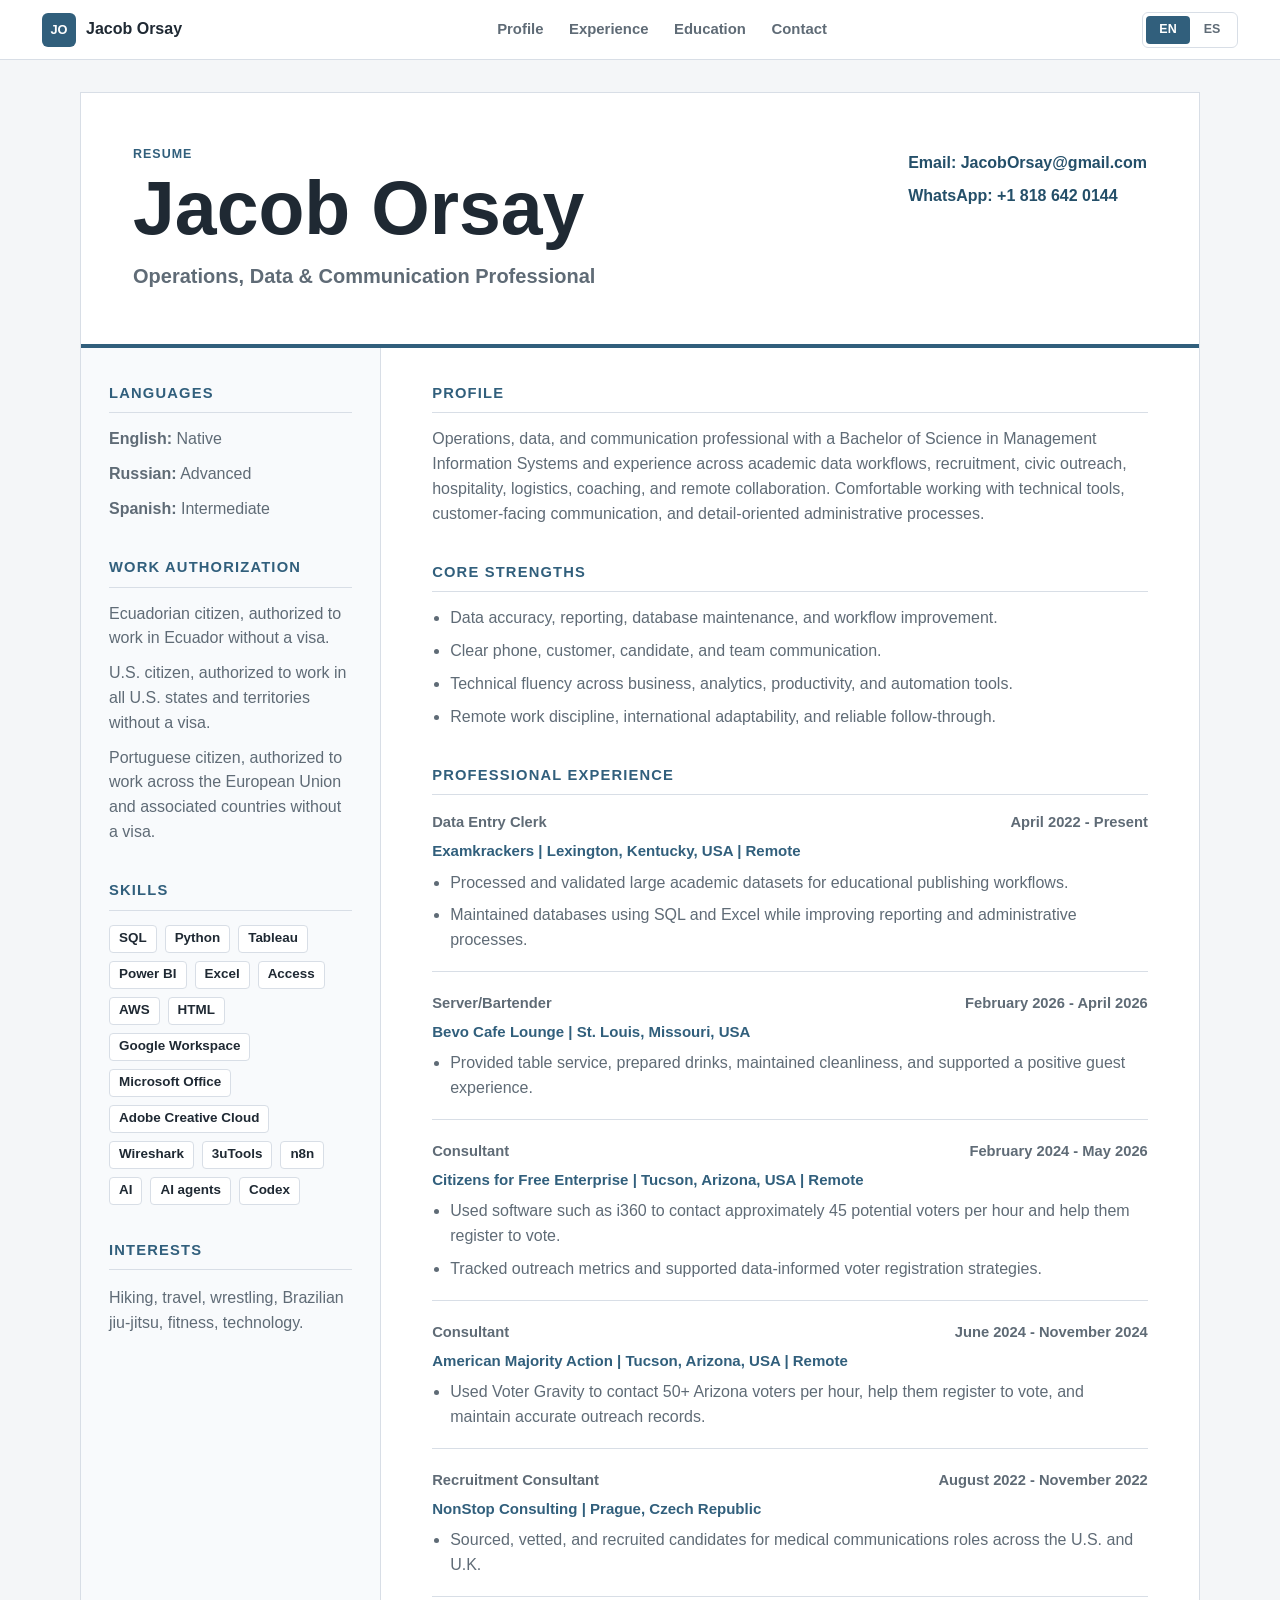
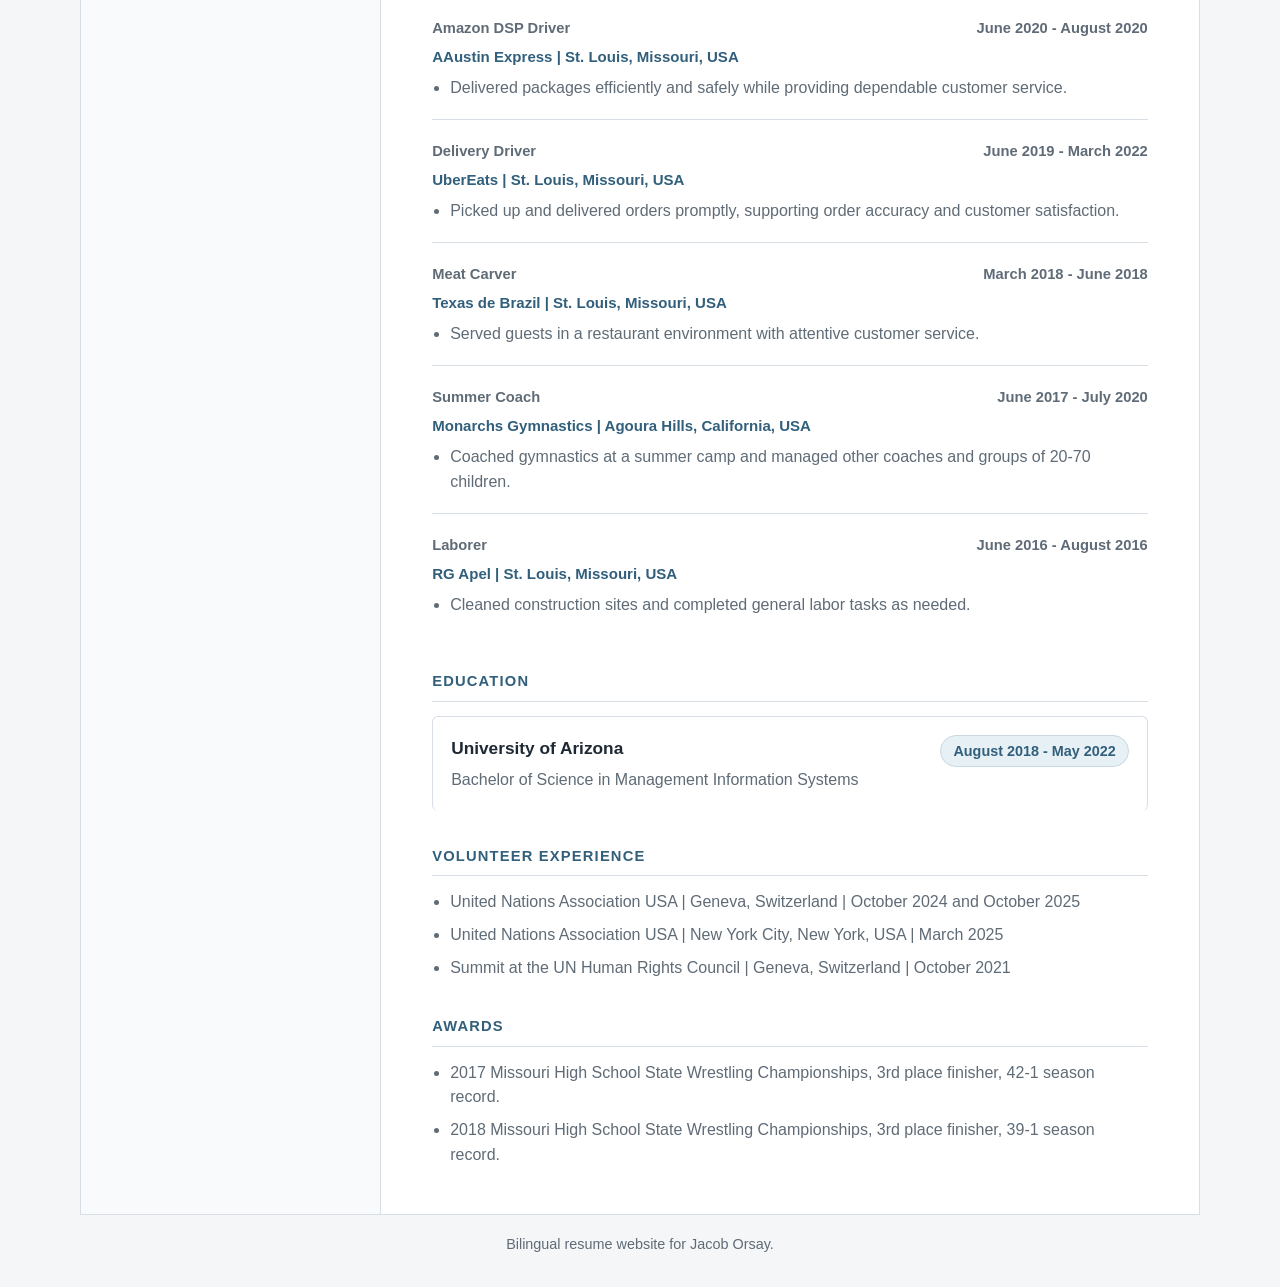
<file: index-old.html>
<!doctype html>
<html lang="en" data-language="en">
  <head>
    <meta charset="utf-8">
    <meta name="viewport" content="width=device-width, initial-scale=1">
    <title>Jacob Orsay | Resume</title>
    <meta
      name="description"
      content="Bilingual resume website for Jacob Orsay, focused on operations, data, communication, customer service, and remote collaboration."
    >
    <link rel="stylesheet" href="styles.css">
  </head>
  <body>
    <header class="site-header">
      <a class="brand" href="#top" aria-label="Jacob Orsay resume">
        <span class="brand-mark">JO</span>
        <span>Jacob Orsay</span>
      </a>
      <nav class="main-nav" aria-label="Primary navigation">
        <a href="#profile">
          <span class="lang-en">Profile</span>
          <span class="lang-es" hidden>Perfil</span>
        </a>
        <a href="#experience">
          <span class="lang-en">Experience</span>
          <span class="lang-es" hidden>Experiencia</span>
        </a>
        <a href="#education">
          <span class="lang-en">Education</span>
          <span class="lang-es" hidden>Educación</span>
        </a>
        <a href="#contact">
          <span class="lang-en">Contact</span>
          <span class="lang-es" hidden>Contacto</span>
        </a>
      </nav>
      <div class="language-toggle" aria-label="Language selector">
        <button class="language-option is-active" type="button" data-set-language="en" aria-pressed="true">EN</button>
        <button class="language-option" type="button" data-set-language="es" aria-pressed="false">ES</button>
      </div>
    </header>

    <main class="cv-page" id="top">
      <section class="cv-header">
        <div>
          <p class="kicker">
            <span class="lang-en">Resume</span>
            <span class="lang-es" hidden>Resumen Profesional</span>
          </p>
          <h1>Jacob Orsay</h1>
          <p class="headline">
            <span class="lang-en">Operations, Data & Communication Professional</span>
            <span class="lang-es" hidden>Profesional de Operaciones, Datos y Comunicación</span>
          </p>
        </div>
        <div class="contact-card" id="contact">
          <a href="mailto:JacobOrsay@gmail.com">Email: JacobOrsay@gmail.com</a>
          <a href="tel:+18186420144">WhatsApp: +1 818 642 0144</a>
        </div>
      </section>

      <div class="cv-layout">
        <aside class="sidebar" aria-label="Resume details">
          <section class="side-section">
            <h2>
              <span class="lang-en">Languages</span>
              <span class="lang-es" hidden>Idiomas</span>
            </h2>
            <ul class="plain-list">
              <li>
                <span class="lang-en"><strong>English:</strong> Native</span>
                <span class="lang-es" hidden><strong>Inglés:</strong> Nativo</span>
              </li>
              <li>
                <span class="lang-en"><strong>Russian:</strong> Advanced</span>
                <span class="lang-es" hidden><strong>Ruso:</strong> Avanzado</span>
              </li>
              <li>
                <span class="lang-en"><strong>Spanish:</strong> Intermediate</span>
                <span class="lang-es" hidden><strong>Español:</strong> Intermedio</span>
              </li>
            </ul>
          </section>

          <section class="side-section">
            <h2>
              <span class="lang-en">Work Authorization</span>
              <span class="lang-es" hidden>Autorización Laboral</span>
            </h2>
            <ul class="plain-list">
              <li>
                <span class="lang-en">Ecuadorian citizen, authorized to work in Ecuador without a visa.</span>
                <span class="lang-es" hidden>Ciudadano ecuatoriano, autorizado para trabajar en Ecuador sin visa.</span>
              </li>
              <li>
                <span class="lang-en">U.S. citizen, authorized to work in all U.S. states and territories without a visa.</span>
                <span class="lang-es" hidden>Ciudadano estadounidense, autorizado para trabajar en todos los estados y territorios de EE. UU. sin visa.</span>
              </li>
              <li>
                <span class="lang-en">Portuguese citizen, authorized to work across the European Union and associated countries without a visa.</span>
                <span class="lang-es" hidden>Ciudadano portugués, autorizado para trabajar en la Unión Europea y países asociados sin visa.</span>
              </li>
            </ul>
          </section>

          <section class="side-section">
            <h2>
              <span class="lang-en">Skills</span>
              <span class="lang-es" hidden>Habilidades</span>
            </h2>
            <div class="skill-list" aria-label="Skills">
              <span>SQL</span>
              <span>Python</span>
              <span>Tableau</span>
              <span>Power BI</span>
              <span>Excel</span>
              <span>Access</span>
              <span>AWS</span>
              <span>HTML</span>
              <span>Google Workspace</span>
              <span>Microsoft Office</span>
              <span>Adobe Creative Cloud</span>
              <span>Wireshark</span>
              <span>3uTools</span>
              <span>n8n</span>
              <span>AI</span>
              <span>AI agents</span>
              <span>Codex</span>
            </div>
          </section>

          <section class="side-section">
            <h2>
              <span class="lang-en">Interests</span>
              <span class="lang-es" hidden>Intereses</span>
            </h2>
            <p>
              <span class="lang-en">Hiking, travel, wrestling, Brazilian jiu-jitsu, fitness, technology.</span>
              <span class="lang-es" hidden>Senderismo, viajes, lucha amateur, jiu-jitsu brasileño, fitness, tecnología.</span>
            </p>
          </section>
        </aside>

        <div class="main-column">
          <section class="cv-section" id="profile">
            <h2>
              <span class="lang-en">Profile</span>
              <span class="lang-es" hidden>Perfil</span>
            </h2>
            <p>
              <span class="lang-en">
                Operations, data, and communication professional with a Bachelor of Science in Management Information Systems
                and experience across academic data workflows, recruitment, civic outreach, hospitality, logistics, coaching,
                and remote collaboration. Comfortable working with technical tools, customer-facing communication, and
                detail-oriented administrative processes.
              </span>
              <span class="lang-es" hidden>
                Profesional de operaciones, datos y comunicación con licenciatura en Sistemas de Información Gerencial y
                experiencia en flujos de datos académicos, reclutamiento, alcance cívico, hospitalidad, logística, coaching y
                colaboración remota. Cómodo trabajando con herramientas técnicas, comunicación con clientes y procesos
                administrativos detallados.
              </span>
            </p>
          </section>

          <section class="cv-section">
            <h2>
              <span class="lang-en">Core Strengths</span>
              <span class="lang-es" hidden>Fortalezas Principales</span>
            </h2>
            <ul class="bullet-list">
              <li>
                <span class="lang-en">Data accuracy, reporting, database maintenance, and workflow improvement.</span>
                <span class="lang-es" hidden>Precisión de datos, reportes, mantenimiento de bases de datos y mejora de flujos de trabajo.</span>
              </li>
              <li>
                <span class="lang-en">Clear phone, customer, candidate, and team communication.</span>
                <span class="lang-es" hidden>Comunicación clara por teléfono, con clientes, candidatos y equipos.</span>
              </li>
              <li>
                <span class="lang-en">Technical fluency across business, analytics, productivity, and automation tools.</span>
                <span class="lang-es" hidden>Fluidez técnica en herramientas de negocio, análisis, productividad y automatización.</span>
              </li>
              <li>
                <span class="lang-en">Remote work discipline, international adaptability, and reliable follow-through.</span>
                <span class="lang-es" hidden>Disciplina en trabajo remoto, adaptabilidad internacional y seguimiento confiable.</span>
              </li>
            </ul>
          </section>

          <section class="cv-section" id="experience">
            <h2>
              <span class="lang-en">Professional Experience</span>
              <span class="lang-es" hidden>Experiencia Profesional</span>
            </h2>

            <article class="experience-item">
              <div class="entry-heading">
                <h3>
                  <span class="lang-en">Data Entry Clerk</span>
                  <span class="lang-es" hidden>Auxiliar de Datos</span>
                </h3>
                <span>April 2022 - Present</span>
              </div>
              <p class="entry-meta">Examkrackers | Lexington, Kentucky, USA | Remote</p>
              <ul class="bullet-list">
                <li>
                  <span class="lang-en">Processed and validated large academic datasets for educational publishing workflows.</span>
                  <span class="lang-es" hidden>Procesó y validó grandes conjuntos de datos académicos para flujos de publicación educativa.</span>
                </li>
                <li>
                  <span class="lang-en">Maintained databases using SQL and Excel while improving reporting and administrative processes.</span>
                  <span class="lang-es" hidden>Mantuvo bases de datos con SQL y Excel, mejorando reportes y procesos administrativos.</span>
                </li>
              </ul>
            </article>

            <article class="experience-item">
              <div class="entry-heading">
                <h3>
                  <span class="lang-en">Server/Bartender</span>
                  <span class="lang-es" hidden>Mesero/Bartender</span>
                </h3>
                <span>February 2026 - April 2026</span>
              </div>
              <p class="entry-meta">Bevo Cafe Lounge | St. Louis, Missouri, USA</p>
              <ul class="bullet-list">
                <li>
                  <span class="lang-en">Provided table service, prepared drinks, maintained cleanliness, and supported a positive guest experience.</span>
                  <span class="lang-es" hidden>Brindó servicio en mesa, preparó bebidas, mantuvo limpieza y apoyó una experiencia positiva para clientes.</span>
                </li>
              </ul>
            </article>

            <article class="experience-item">
              <div class="entry-heading">
                <h3>
                  <span class="lang-en">Consultant</span>
                  <span class="lang-es" hidden>Consultor</span>
                </h3>
                <span>February 2024 - May 2026</span>
              </div>
              <p class="entry-meta">Citizens for Free Enterprise | Tucson, Arizona, USA | Remote</p>
              <ul class="bullet-list">
                <li>
                  <span class="lang-en">Used software such as i360 to contact approximately 45 potential voters per hour and help them register to vote.</span>
                  <span class="lang-es" hidden>Usó software como i360 para contactar a aproximadamente 45 votantes potenciales por hora y ayudarlos a registrarse para votar.</span>
                </li>
                <li>
                  <span class="lang-en">Tracked outreach metrics and supported data-informed voter registration strategies.</span>
                  <span class="lang-es" hidden>Registró métricas de alcance y apoyó estrategias de registro de votantes basadas en datos.</span>
                </li>
              </ul>
            </article>

            <article class="experience-item">
              <div class="entry-heading">
                <h3>
                  <span class="lang-en">Consultant</span>
                  <span class="lang-es" hidden>Consultor</span>
                </h3>
                <span>June 2024 - November 2024</span>
              </div>
              <p class="entry-meta">American Majority Action | Tucson, Arizona, USA | Remote</p>
              <ul class="bullet-list">
                <li>
                  <span class="lang-en">Used Voter Gravity to contact 50+ Arizona voters per hour, help them register to vote, and maintain accurate outreach records.</span>
                  <span class="lang-es" hidden>Usó Voter Gravity para contactar a más de 50 votantes de Arizona por hora, ayudarlos a registrarse para votar y mantener registros precisos.</span>
                </li>
              </ul>
            </article>

            <article class="experience-item">
              <div class="entry-heading">
                <h3>
                  <span class="lang-en">Recruitment Consultant</span>
                  <span class="lang-es" hidden>Consultor de Reclutamiento</span>
                </h3>
                <span>August 2022 - November 2022</span>
              </div>
              <p class="entry-meta">NonStop Consulting | Prague, Czech Republic</p>
              <ul class="bullet-list">
                <li>
                  <span class="lang-en">Sourced, vetted, and recruited candidates for medical communications roles across the U.S. and U.K.</span>
                  <span class="lang-es" hidden>Buscó, evaluó y reclutó candidatos para puestos de comunicaciones médicas en EE. UU. y Reino Unido.</span>
                </li>
              </ul>
            </article>

            <article class="experience-item">
              <div class="entry-heading">
                <h3>
                  <span class="lang-en">Amazon DSP Driver</span>
                  <span class="lang-es" hidden>Conductor Amazon DSP</span>
                </h3>
                <span>June 2020 - August 2020</span>
              </div>
              <p class="entry-meta">AAustin Express | St. Louis, Missouri, USA</p>
              <ul class="bullet-list">
                <li>
                  <span class="lang-en">Delivered packages efficiently and safely while providing dependable customer service.</span>
                  <span class="lang-es" hidden>Entregó paquetes de forma eficiente y segura mientras brindaba servicio al cliente confiable.</span>
                </li>
              </ul>
            </article>

            <article class="experience-item">
              <div class="entry-heading">
                <h3>
                  <span class="lang-en">Delivery Driver</span>
                  <span class="lang-es" hidden>Repartidor</span>
                </h3>
                <span>June 2019 - March 2022</span>
              </div>
              <p class="entry-meta">UberEats | St. Louis, Missouri, USA</p>
              <ul class="bullet-list">
                <li>
                  <span class="lang-en">Picked up and delivered orders promptly, supporting order accuracy and customer satisfaction.</span>
                  <span class="lang-es" hidden>Recogió y entregó pedidos puntualmente, apoyando precisión y satisfacción del cliente.</span>
                </li>
              </ul>
            </article>

            <article class="experience-item">
              <div class="entry-heading">
                <h3>
                  <span class="lang-en">Meat Carver</span>
                  <span class="lang-es" hidden>Cortador de Carne</span>
                </h3>
                <span>March 2018 - June 2018</span>
              </div>
              <p class="entry-meta">Texas de Brazil | St. Louis, Missouri, USA</p>
              <ul class="bullet-list">
                <li>
                  <span class="lang-en">Served guests in a restaurant environment with attentive customer service.</span>
                  <span class="lang-es" hidden>Atendió a clientes en un restaurante con servicio cuidadoso.</span>
                </li>
              </ul>
            </article>

            <article class="experience-item">
              <div class="entry-heading">
                <h3>
                  <span class="lang-en">Summer Coach</span>
                  <span class="lang-es" hidden>Coach de Verano</span>
                </h3>
                <span>June 2017 - July 2020</span>
              </div>
              <p class="entry-meta">Monarchs Gymnastics | Agoura Hills, California, USA</p>
              <ul class="bullet-list">
                <li>
                  <span class="lang-en">Coached gymnastics at a summer camp and managed other coaches and groups of 20-70 children.</span>
                  <span class="lang-es" hidden>Entrenó gimnasia en un campamento de verano y manejó otros coaches y grupos de 20 a 70 niños.</span>
                </li>
              </ul>
            </article>

            <article class="experience-item">
              <div class="entry-heading">
                <h3>
                  <span class="lang-en">Laborer</span>
                  <span class="lang-es" hidden>Trabajador</span>
                </h3>
                <span>June 2016 - August 2016</span>
              </div>
              <p class="entry-meta">RG Apel | St. Louis, Missouri, USA</p>
              <ul class="bullet-list">
                <li>
                  <span class="lang-en">Cleaned construction sites and completed general labor tasks as needed.</span>
                  <span class="lang-es" hidden>Limpió sitios de construcción y completó tareas generales según las necesidades del equipo.</span>
                </li>
              </ul>
            </article>
          </section>

          <section class="cv-section" id="education">
            <h2>
              <span class="lang-en">Education</span>
              <span class="lang-es" hidden>Educación</span>
            </h2>
            <article class="education-entry">
              <div>
                <h3>University of Arizona</h3>
                <p>
                  <span class="lang-en">Bachelor of Science in Management Information Systems</span>
                  <span class="lang-es" hidden>Licenciatura en Sistemas de Información Gerencial</span>
                </p>
              </div>
              <span class="education-date">
                <span class="lang-en">August 2018 - May 2022</span>
                <span class="lang-es" hidden>Agosto 2018 - Mayo 2022</span>
              </span>
            </article>
          </section>

          <section class="cv-section">
            <h2>
              <span class="lang-en">Volunteer Experience</span>
              <span class="lang-es" hidden>Experiencia Voluntaria</span>
            </h2>
            <ul class="bullet-list">
              <li>
                <span class="lang-en">United Nations Association USA | Geneva, Switzerland | October 2024 and October 2025</span>
                <span class="lang-es" hidden>United Nations Association USA | Ginebra, Suiza | Octubre 2024 y Octubre 2025</span>
              </li>
              <li>
                <span class="lang-en">United Nations Association USA | New York City, New York, USA | March 2025</span>
                <span class="lang-es" hidden>United Nations Association USA | Nueva York, EE. UU. | Marzo 2025</span>
              </li>
              <li>
                <span class="lang-en">Summit at the UN Human Rights Council | Geneva, Switzerland | October 2021</span>
                <span class="lang-es" hidden>Summit at the UN Human Rights Council | Ginebra, Suiza | Octubre 2021</span>
              </li>
            </ul>
          </section>

          <section class="cv-section">
            <h2>
              <span class="lang-en">Awards</span>
                <span class="lang-es" hidden>Reconocimientos</span>
            </h2>
            <ul class="bullet-list">
              <li>
                <span class="lang-en">2017 Missouri High School State Wrestling Championships, 3rd place finisher, 42-1 season record.</span>
                <span class="lang-es" hidden>2017 campeonato estatal de lucha amateur de Missouri, tercer lugar, récord de temporada 42-1.</span>
              </li>
              <li>
                <span class="lang-en">2018 Missouri High School State Wrestling Championships, 3rd place finisher, 39-1 season record.</span>
                <span class="lang-es" hidden>2018 campeonato estatal de lucha amateur de Missouri, tercer lugar, récord de temporada 39-1.</span>
              </li>
            </ul>
          </section>
        </div>
      </div>
    </main>

    <footer>
      <p>
        <span class="lang-en">Bilingual resume website for Jacob Orsay.</span>
        <span class="lang-es" hidden>Sitio de resumen profesional bilingüe para Jacob Orsay.</span>
      </p>
    </footer>

    <script src="script.js"></script>
  </body>
</html>
</file>
<file: styles.css>
:root {
  color-scheme: light;
  --ink: #1f2933;
  --muted: #5f6b76;
  --paper: #ffffff;
  --page: #f4f6f8;
  --panel: #f8fafc;
  --line: #d8dee6;
  --accent: #315f7c;
  --accent-soft: #e7f0f5;
  --link: #244f69;
  font-family: "Segoe UI", Arial, sans-serif;
}

* {
  box-sizing: border-box;
}

html {
  scroll-behavior: smooth;
}

body {
  margin: 0;
  background: var(--page);
  color: var(--ink);
  line-height: 1.55;
}

a {
  color: var(--link);
  text-decoration: none;
}

a:hover,
a:focus-visible {
  text-decoration: underline;
}

.site-header {
  position: sticky;
  top: 0;
  z-index: 10;
  display: grid;
  grid-template-columns: auto 1fr auto;
  align-items: center;
  gap: 20px;
  min-height: 60px;
  padding: 10px clamp(16px, 4vw, 42px);
  border-bottom: 1px solid var(--line);
  background: rgba(255, 255, 255, 0.96);
  backdrop-filter: blur(10px);
}

.brand {
  display: inline-flex;
  align-items: center;
  gap: 10px;
  color: var(--ink);
  font-weight: 700;
  text-decoration: none;
}

.brand-mark {
  display: grid;
  place-items: center;
  width: 34px;
  height: 34px;
  border-radius: 6px;
  background: var(--accent);
  color: #ffffff;
  font-size: 0.8rem;
  font-weight: 800;
}

.main-nav {
  display: flex;
  justify-content: center;
  gap: clamp(12px, 2vw, 28px);
  color: var(--muted);
  font-size: 0.93rem;
  font-weight: 600;
}

.main-nav a {
  color: inherit;
}

.language-toggle {
  display: inline-grid;
  grid-template-columns: 1fr 1fr;
  width: 96px;
  min-height: 36px;
  padding: 3px;
  border: 1px solid var(--line);
  border-radius: 6px;
  background: #ffffff;
}

.language-option {
  border: 0;
  border-radius: 4px;
  background: transparent;
  color: var(--muted);
  cursor: pointer;
  font: inherit;
  font-size: 0.78rem;
  font-weight: 800;
}

.language-option.is-active {
  background: var(--accent);
  color: #ffffff;
}

.cv-page {
  width: min(1120px, calc(100% - 32px));
  margin: 32px auto;
  border: 1px solid var(--line);
  background: var(--paper);
}

.cv-header {
  display: grid;
  grid-template-columns: minmax(0, 1fr) auto;
  gap: 24px;
  padding: clamp(28px, 5vw, 52px);
  border-bottom: 4px solid var(--accent);
}

.kicker {
  margin: 0 0 8px;
  color: var(--accent);
  font-size: 0.78rem;
  font-weight: 800;
  letter-spacing: 0.08em;
  text-transform: uppercase;
}

h1,
h2,
h3,
p {
  overflow-wrap: anywhere;
}

h1 {
  margin: 0;
  font-size: clamp(2.4rem, 6vw, 4.7rem);
  line-height: 0.96;
  letter-spacing: 0;
}

.headline {
  max-width: 760px;
  margin: 16px 0 0;
  color: var(--muted);
  font-size: clamp(1.02rem, 2vw, 1.25rem);
  font-weight: 600;
}

.contact-card {
  display: grid;
  align-content: start;
  gap: 8px;
  min-width: 230px;
  padding-top: 6px;
  font-weight: 700;
}

.cv-layout {
  display: grid;
  grid-template-columns: 300px minmax(0, 1fr);
}

.sidebar {
  padding: 34px 28px;
  border-right: 1px solid var(--line);
  background: var(--panel);
}

.main-column {
  padding: 34px clamp(26px, 4vw, 52px) 46px;
}

.side-section,
.cv-section {
  margin: 0 0 34px;
}

.side-section:last-child,
.cv-section:last-child {
  margin-bottom: 0;
}

.side-section h2,
.cv-section h2 {
  margin: 0 0 14px;
  padding-bottom: 8px;
  border-bottom: 1px solid var(--line);
  color: var(--accent);
  font-size: 0.92rem;
  letter-spacing: 0.08em;
  text-transform: uppercase;
}

.cv-section > p {
  margin: 0;
  color: var(--muted);
}

.plain-list,
.bullet-list {
  margin: 0;
  padding-left: 18px;
}

.plain-list {
  display: grid;
  gap: 10px;
  padding-left: 0;
  list-style: none;
}

.plain-list li,
.side-section p,
.bullet-list li {
  color: var(--muted);
}

.bullet-list {
  display: grid;
  gap: 8px;
}

.skill-list {
  display: flex;
  flex-wrap: wrap;
  gap: 8px;
}

.skill-list span {
  display: inline-flex;
  align-items: center;
  min-height: 28px;
  padding: 0 9px;
  border: 1px solid var(--line);
  border-radius: 4px;
  background: #ffffff;
  color: var(--ink);
  font-size: 0.84rem;
  font-weight: 600;
}

.experience-item,
.compact-entry,
.education-entry {
  padding: 18px 0;
  border-bottom: 1px solid var(--line);
}

.experience-item:first-of-type {
  padding-top: 0;
}

.experience-item:last-child,
.compact-entry:last-child,
.education-entry:last-child {
  border-bottom: 0;
}

.entry-heading {
  display: grid;
  grid-template-columns: minmax(0, 1fr) auto;
  gap: 16px;
  align-items: baseline;
}

.entry-heading h3,
.compact-entry h3 {
  margin: 0;
  font-size: 1.05rem;
}

.entry-heading span {
  color: var(--muted);
  font-size: 0.92rem;
  font-weight: 700;
  text-align: right;
}

.entry-meta {
  margin: 4px 0 8px;
  color: var(--accent);
  font-size: 0.94rem;
  font-weight: 700;
}

.compact-entry p {
  margin: 6px 0 0;
  color: var(--muted);
}

.education-entry {
  display: grid;
  grid-template-columns: minmax(0, 1fr) auto;
  gap: 18px;
  align-items: start;
  padding: 18px;
  border: 1px solid var(--line);
  border-radius: 6px;
  background: #ffffff;
}

.education-entry h3 {
  margin: 0;
  font-size: 1.08rem;
}

.education-entry p {
  margin: 6px 0 0;
  color: var(--muted);
}

.education-date {
  display: inline-flex;
  align-items: center;
  justify-content: center;
  min-height: 32px;
  padding: 0 12px;
  border: 1px solid #c8d7e0;
  border-radius: 999px;
  background: var(--accent-soft);
  color: var(--accent);
  font-size: 0.9rem;
  font-weight: 800;
  white-space: nowrap;
}

footer {
  width: min(1120px, calc(100% - 32px));
  margin: -14px auto 32px;
  color: var(--muted);
  font-size: 0.9rem;
  text-align: center;
}

footer p {
  margin: 0;
}

[hidden] {
  display: none !important;
}

@media (max-width: 860px) {
  .site-header {
    grid-template-columns: 1fr auto;
    gap: 12px;
  }

  .main-nav {
    grid-column: 1 / -1;
    justify-content: flex-start;
    overflow-x: auto;
    padding-bottom: 2px;
  }

  .cv-header,
  .cv-layout {
    grid-template-columns: 1fr;
  }

  .contact-card {
    min-width: 0;
  }

  .sidebar {
    border-right: 0;
    border-bottom: 1px solid var(--line);
  }
}

@media (max-width: 560px) {
  .site-header {
    padding: 10px 12px;
  }

  .brand span:last-child {
    display: none;
  }

  .main-nav {
    gap: 14px;
    font-size: 0.86rem;
  }

  .cv-page {
    width: 100%;
    margin: 0;
    border-right: 0;
    border-left: 0;
  }

  .cv-header,
  .sidebar,
  .main-column {
    padding: 24px 18px;
  }

  .entry-heading {
    grid-template-columns: 1fr;
    gap: 2px;
  }

  .entry-heading span {
    text-align: left;
  }

  .education-entry {
    grid-template-columns: 1fr;
    gap: 12px;
  }

  .education-date {
    width: fit-content;
  }

  footer {
    width: 100%;
    margin: 18px 0;
    padding: 0 18px;
  }
}
</file>
